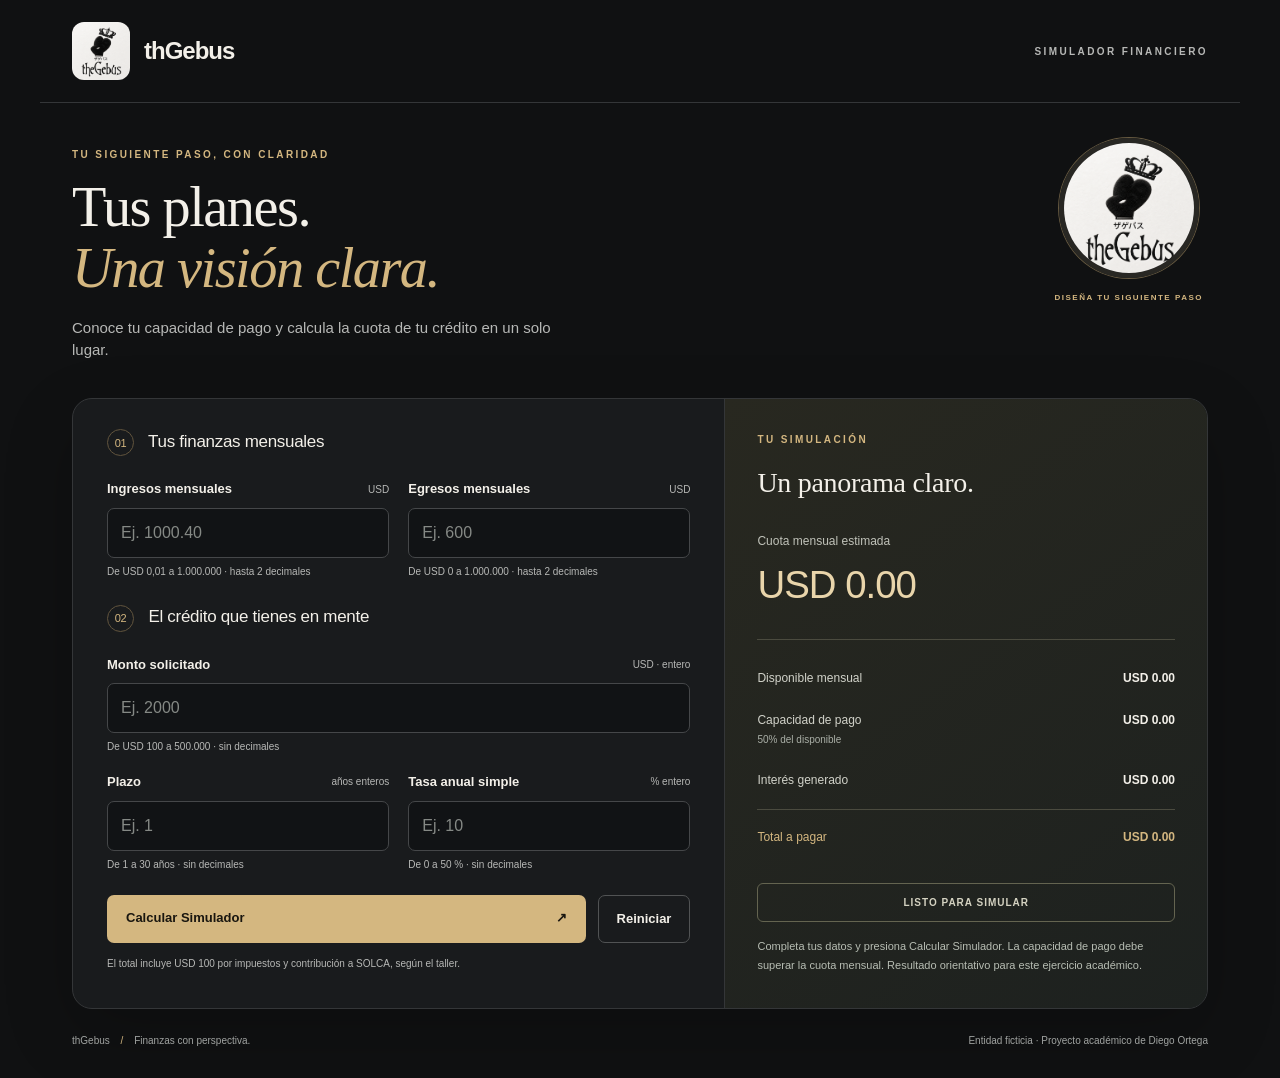
<file: index.html>
<!DOCTYPE html>
<html lang="es">
<head>
    <meta charset="UTF-8">
    <meta name="viewport" content="width=device-width, initial-scale=1.0">
    <meta name="theme-color" content="#101112">
    <title>Simulador de crédito | thGebus</title>
    <link rel="icon" href="logo.png" type="image/png">
    <link rel="stylesheet" href="simulador.css">
    <script src="funciones.js" defer></script>
    <script src="validaciones.js" defer></script>
    <script src="simulador.js" defer></script>
</head>
<body>
    <header class="cabecera">
        <a class="marca" href="simulador.html" aria-label="thGebus, inicio"><img src="logo.png" alt="" width="58" height="58"><span><strong>thGebus</strong></span></a>
        <span class="etiqueta">SIMULADOR FINANCIERO</span>
    </header>
    <main class="container">
        <section class="intro">
            <p class="eyebrow">TU SIGUIENTE PASO, CON CLARIDAD</p>
            <h1>Tus planes.<br><em>Una visión clara.</em></h1>
            <p>Conoce tu capacidad de pago y calcula la cuota de tu crédito en un solo lugar.</p>
        <div class="intro-sello"><img src="logo.png" alt="Logo oficial: conejo coronado theGebus" width="140" height="140"><span>DISEÑA TU SIGUIENTE PASO</span></div></section>
        <div class="simulador">
            <form novalidate id="formCredito" onsubmit="calcular(); return false;">
                <section class="seccion">
                    <h2><span class="numero">01</span> Tus finanzas mensuales</h2>
                    <div class="campos">
                        <div><label for="txtIngresos">Ingresos mensuales <small>USD</small></label><input type="text" id="txtIngresos" inputmode="decimal" placeholder="Ej. 1000.40" maxlength="24" aria-describedby="ayuda-txtIngresos error-txtIngresos" required><small class="pista" id="ayuda-txtIngresos">De USD 0,01 a 1.000.000 · hasta 2 decimales</small><p class="error" id="error-txtIngresos" aria-live="polite"></p></div>
                        <div><label for="txtEgresos">Egresos mensuales <small>USD</small></label><input type="text" id="txtEgresos" inputmode="decimal" placeholder="Ej. 600" maxlength="24" aria-describedby="ayuda-txtEgresos error-txtEgresos" required><small class="pista" id="ayuda-txtEgresos">De USD 0 a 1.000.000 · hasta 2 decimales</small><p class="error" id="error-txtEgresos" aria-live="polite"></p></div>
                    </div>
                </section>
                <section class="seccion">
                    <h2><span class="numero">02</span> El crédito que tienes en mente</h2>
                    <label for="txtMonto">Monto solicitado <small>USD · entero</small></label><input type="text" id="txtMonto" inputmode="numeric" placeholder="Ej. 2000" maxlength="24" aria-describedby="ayuda-txtMonto error-txtMonto" required><small class="pista" id="ayuda-txtMonto">De USD 100 a 500.000 · sin decimales</small><p class="error" id="error-txtMonto" aria-live="polite"></p>
                    <div class="campos">
                        <div><label for="txtPlazo">Plazo <small>años enteros</small></label><input type="text" id="txtPlazo" inputmode="numeric" placeholder="Ej. 1" maxlength="24" aria-describedby="ayuda-txtPlazo error-txtPlazo" required><small class="pista" id="ayuda-txtPlazo">De 1 a 30 años · sin decimales</small><p class="error" id="error-txtPlazo" aria-live="polite"></p></div>
                        <div><label for="txtTasaInteres">Tasa anual simple <small>% entero</small></label><input type="text" id="txtTasaInteres" inputmode="numeric" placeholder="Ej. 10" maxlength="24" aria-describedby="ayuda-txtTasaInteres error-txtTasaInteres" required><small class="pista" id="ayuda-txtTasaInteres">De 0 a 50 % · sin decimales</small><p class="error" id="error-txtTasaInteres" aria-live="polite"></p></div>
                    </div>
                </section>
                <p id="resumenErrores" class="resumen-error" role="alert"></p><div class="buttons"><button id="btnCalcularCredito" type="submit">Calcular Simulador <span aria-hidden="true">↗</span></button><button id="btnReiniciar" type="button" onclick="reiniciar()">Reiniciar</button></div>
                <p class="nota">El total incluye USD 100 por impuestos y contribución a SOLCA, según el taller.</p>
            </form>
            <aside class="resultados" aria-live="polite" aria-atomic="true">
                <p class="eyebrow">TU SIMULACIÓN</p>
                <h2>Un panorama claro.</h2>
                <div class="cuota"><p>Cuota mensual estimada</p><span id="spnCuotaMensual"><span id="lblCuotaValor">USD 0.00</span></span></div>
                <dl>
                    <div><dt>Disponible mensual</dt><dd id="spnDisponible"><span id="lblDisponibleValor">USD 0.00</span></dd></div>
                    <div><dt>Capacidad de pago <small>50% del disponible</small></dt><dd id="spnCapacidadPago"><span id="lblCapacidadValor">USD 0.00</span></dd></div>
                    <div><dt>Interés generado</dt><dd id="spnInteresPagar"><span id="lblInteresValor">USD 0.00</span></dd></div>
                    <div class="total"><dt>Total a pagar</dt><dd id="spnTotalPrestamo"><span id="lblTotalValor">USD 0.00</span></dd></div>
                </dl>
                <p id="spnEstadoCredito" class="pendiente">LISTO PARA SIMULAR</p>
                <p class="ayuda">Completa tus datos y presiona Calcular Simulador. La capacidad de pago debe superar la cuota mensual. Resultado orientativo para este ejercicio académico.</p>
            </aside>
        </div>
        <footer><span>thGebus <span aria-hidden="true">/</span> Finanzas con perspectiva.</span><span>Entidad ficticia · Proyecto académico de Diego Ortega</span></footer>
    </main>
</body>
</html>
</file>
<file: simulador.css>
:root{color-scheme:dark;--fondo:#101112;--panel:#191b1d;--linea:#343638;--texto:#f3f0e9;--suave:#b7b8b6;--oro:#d4b780;--error:#ffa7a7}
*{box-sizing:border-box}body{margin:0;background:var(--fondo);color:var(--texto);font-family:Arial,Helvetica,sans-serif;line-height:1.5}a{color:inherit}button,input{font:inherit}.cabecera{max-width:1200px;margin:auto;padding:22px 32px;display:flex;justify-content:space-between;align-items:center;border-bottom:1px solid var(--linea)}.marca{display:flex;align-items:center;gap:14px;text-decoration:none;font-size:24px;letter-spacing:-1px}.marca img{border-radius:12px;object-fit:contain}.etiqueta,.eyebrow,.intro-sello span{font-size:10px;letter-spacing:2.4px;font-weight:700}.etiqueta{color:var(--suave)}.container{max-width:1200px;margin:auto;padding:0 32px}.intro{position:relative;padding:44px 200px 36px 0}.eyebrow{color:var(--oro);margin:0 0 15px}h1{font-family:Georgia,'Times New Roman',serif;font-size:clamp(38px,4.4vw,58px);font-weight:400;line-height:1.08;letter-spacing:-1.5px;margin:0 0 18px}h1 em{font-weight:400;color:var(--oro)}.intro>p:last-of-type{color:var(--suave);font-size:15px;max-width:480px;margin:0}.intro-sello{position:absolute;right:5px;top:35px;display:flex;flex-direction:column;align-items:center;gap:14px}.intro-sello img{border-radius:50%;border:5px solid #282723;box-shadow:0 0 0 1px #675a41;object-fit:contain}.intro-sello span{font-size:8px;color:var(--oro);letter-spacing:1.5px}.simulador{display:grid;grid-template-columns:minmax(0,1.35fr) minmax(0,1fr);border:1px solid var(--linea);border-radius:20px;overflow:hidden;background:var(--panel);box-shadow:0 25px 70px #0003}form{padding:30px 34px}.seccion+.seccion{margin-top:25px}h2{font-size:17px;font-weight:500;margin:0 0 23px;letter-spacing:-.3px}.numero{font-size:11px;color:var(--oro);margin-right:10px;display:inline-grid;place-items:center;width:27px;height:27px;border:1px solid #61543d;border-radius:50%}.campos{display:grid;grid-template-columns:1fr 1fr;gap:19px}.campos>div{min-width:0}label{display:flex;flex-wrap:wrap;align-items:center;justify-content:space-between;gap:5px;font-size:13px;font-weight:600;margin-bottom:9px}label small{font-size:10px;color:var(--suave);font-weight:400}input{width:100%;min-width:0;padding:12px 13px;min-height:46px;border:1px solid #454749;border-radius:7px;background:#111315;color:var(--texto);outline:none}input::placeholder{color:#858985}input:focus{border-color:var(--oro);box-shadow:0 0 0 3px #d4b78024}input[aria-invalid=true]{border-color:var(--error)}.pista{display:block;font-size:10px;line-height:1.5;color:var(--suave);margin-top:6px}.error{margin:5px 0 0;color:var(--error);font-size:12px;line-height:1.45}.error:empty{display:none}.seccion>input~.campos{margin-top:18px}.buttons{display:flex;gap:12px;margin-top:23px}button{cursor:pointer;border:1px solid transparent;border-radius:7px;min-height:48px;padding:12px 18px;font-weight:600;font-size:13px}button:focus-visible,a:focus-visible{outline:3px solid var(--oro);outline-offset:4px}#btnCalcularCredito{background:var(--oro);color:#19160f;display:flex;justify-content:space-between;gap:20px;flex:1}#btnCalcularCredito:hover{background:#e4ca9b}#btnReiniciar{background:transparent;border-color:#515354;color:var(--texto)}#btnReiniciar:hover{background:#303234}.nota{font-size:10px;color:var(--suave);margin:13px 0 0;max-width:430px}.resultados{padding:33px 32px;background:linear-gradient(145deg,#282820,#1d211f);border-left:1px solid var(--linea)}.resultados h2{font-family:Georgia,'Times New Roman',serif;font-size:28px;margin-bottom:28px}.cuota{padding:0 0 26px;border-bottom:1px solid #4b4b3f}.cuota p{font-size:12px;color:#c0c2b9;margin:0 0 6px}#lblCuotaValor{font-size:clamp(28px,3vw,42px);font-weight:400;letter-spacing:-1px;color:#e9d5ab;overflow-wrap:anywhere;font-variant-numeric:tabular-nums}dl{margin:17px 0 25px}dl>div{display:flex;justify-content:space-between;gap:14px;padding:12px 0;font-size:12px}dt{color:#d1d2c9}dd{margin:0;text-align:right;font-weight:600;font-variant-numeric:tabular-nums}dt small{display:block;font-size:10px;color:#aaafa7;margin-top:3px}.total{border-top:1px solid #4b4b3f;margin-top:8px;padding-top:18px}.total dt,.total dd{color:var(--oro)}#spnEstadoCredito{padding:11px 13px;border:1px solid #646450;border-radius:6px;font-size:10px;font-weight:700;letter-spacing:1px;text-align:center;margin:0}.pendiente{color:#d4d2c1}.aprobado{color:#b6edc6;background:#163a28}.rechazado{color:#ffc0c0;background:#462727}.ayuda{font-size:11px;color:#b7bdb3;margin:15px 0 0;line-height:1.7}.resumen-error{color:var(--error);font-size:12px;margin:15px 0 0}.resumen-error:empty{display:none}footer{display:flex;justify-content:space-between;gap:20px;padding:24px 0 30px;font-size:10px;color:#a0a3a1}footer span span{padding:0 8px;color:var(--oro)}
@media(min-width:1400px){.intro{padding-top:50px;padding-bottom:45px}}
@media(max-width:850px){.cabecera{padding:18px 24px}.container{padding:0 24px}form,.resultados{padding:26px 23px}.simulador{grid-template-columns:1.2fr 1fr}.campos{grid-template-columns:1fr;gap:16px}.intro{padding-right:175px}.intro-sello img{width:115px;height:115px}.intro-sello span{display:none}}
@media(max-width:620px){.cabecera{padding:15px 20px}.marca{font-size:22px}.marca img{width:45px;height:45px}.etiqueta{font-size:8px;letter-spacing:1px;max-width:110px;text-align:right}.container{padding:0 16px}.intro{padding:32px 0 27px}.intro>p:last-of-type{max-width:90%;font-size:14px}.intro-sello{display:none}.eyebrow{font-size:9px;letter-spacing:1.7px}h1{font-size:44px}.simulador{grid-template-columns:1fr;border-radius:14px}form,.resultados{padding:24px 20px}.resultados{border-left:0;border-top:1px solid var(--linea)}.campos{gap:18px}input{font-size:16px}.pista{font-size:11px}.nota{font-size:11px}.buttons{gap:8px}button{padding:12px;font-size:12px}#btnCalcularCredito{gap:8px}footer{flex-direction:column;gap:8px;padding:22px 4px;font-size:10px}#lblCuotaValor{font-size:39px}}
@media(prefers-reduced-motion:no-preference){button,input{transition:background .18s,border-color .18s}}
</file>
